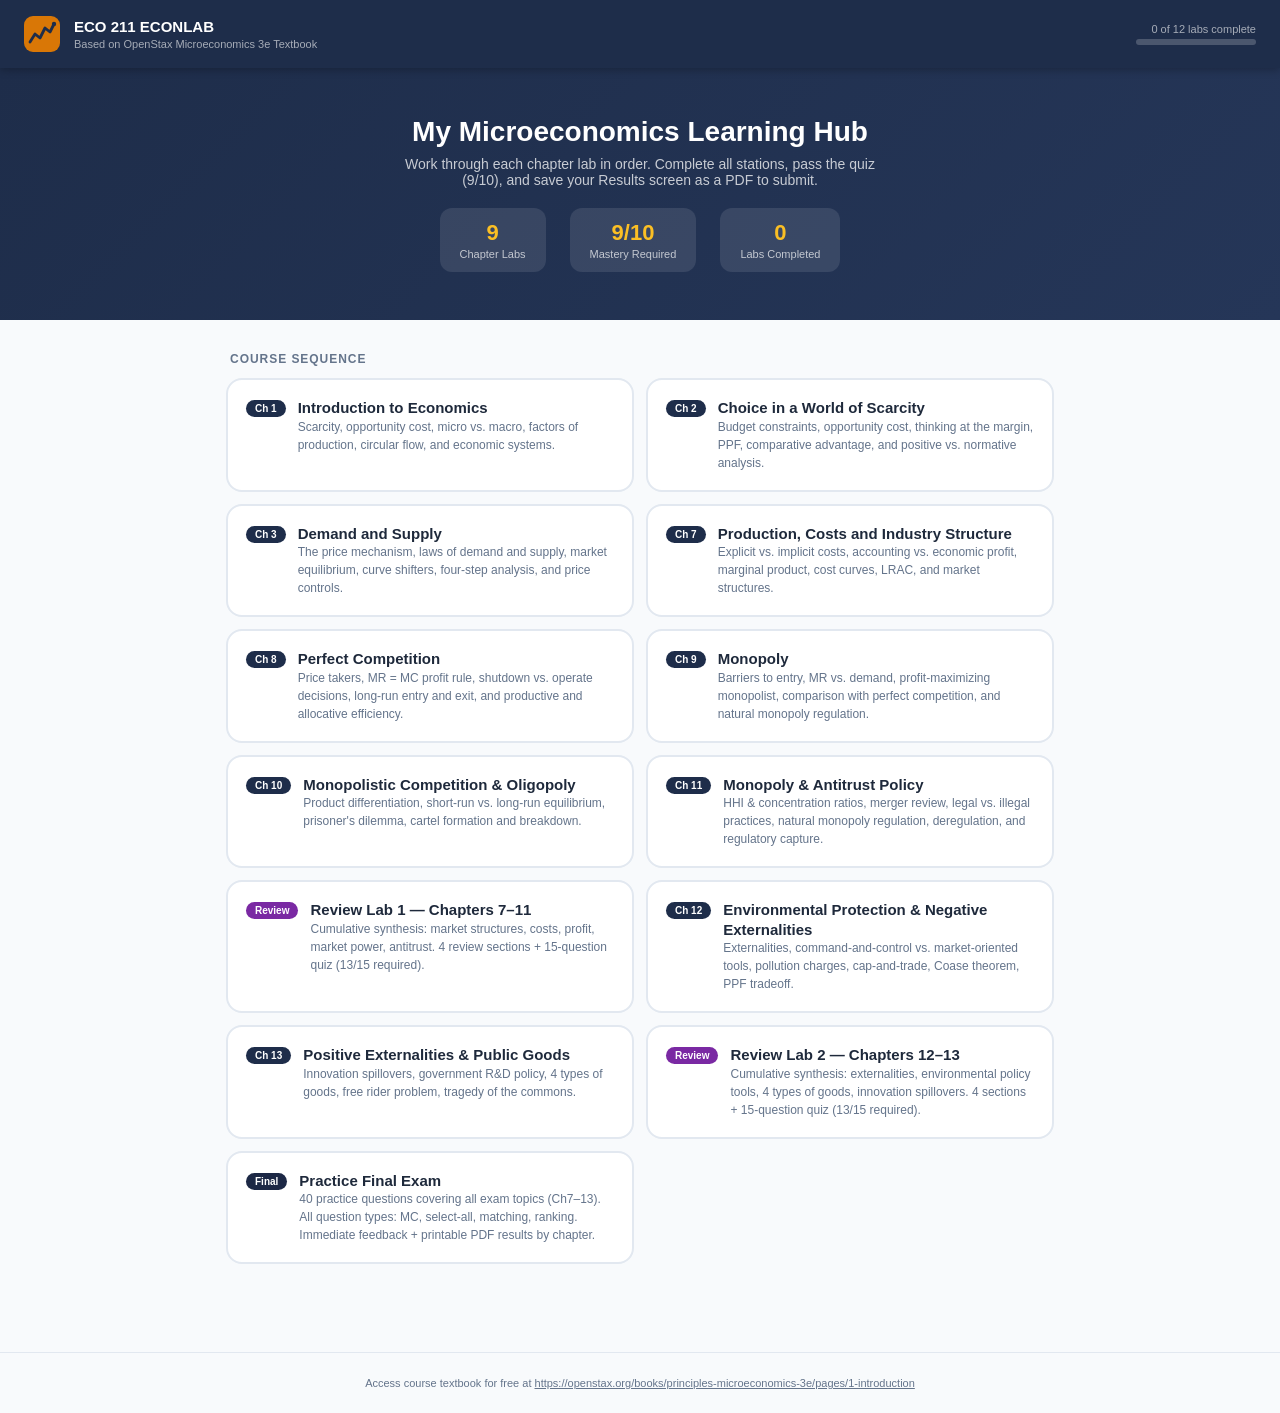
<file: eco211-hub/index.html>
<!DOCTYPE html>
<html lang="en">
<head>
  <meta charset="UTF-8" />
  <meta name="viewport" content="width=device-width, initial-scale=1.0" />
  <title>ECO 211 ECONLAB — Course Hub</title>
  <style>
    :root { --navy:#1e2d4a; --navy-light:#253658; --amber:#d97706; --amber-light:#fbbf24; --bg:#f8fafc; --card:#ffffff; --border:#e2e8f0; --text:#1e293b; --muted:#64748b; --green:#16a34a; --green-bg:#f0fdf4; --green-border:#86efac; }
    * { box-sizing:border-box; margin:0; padding:0; }
    body { font-family:-apple-system,BlinkMacSystemFont,"Segoe UI",sans-serif; background:var(--bg); color:var(--text); min-height:100vh; }
    .sr-only { position:absolute; width:1px; height:1px; padding:0; margin:-1px; overflow:hidden; clip:rect(0,0,0,0); white-space:nowrap; border:0; }
    .skip-link { position:absolute; top:-100%; left:8px; z-index:9999; background:var(--navy); color:white; padding:8px 16px; border-radius:0 0 8px 8px; font-size:14px; font-weight:600; text-decoration:none; }
    .skip-link:focus { top:0; outline:3px solid var(--amber); outline-offset:2px; }
    :focus-visible { outline:2px solid var(--amber); outline-offset:2px; }
    header { background:var(--navy); color:white; padding:16px 24px; display:flex; align-items:center; gap:14px; position:sticky; top:0; z-index:50; box-shadow:0 2px 8px rgba(0,0,0,0.25); }
    .header-logo { width:36px; height:36px; flex-shrink:0; }
    .header-title { font-size:15px; font-weight:700; line-height:1.2; }
    .header-sub { font-size:11px; opacity:0.6; margin-top:2px; }
    .header-progress { margin-left:auto; text-align:right; }
    .header-progress-label { font-size:11px; opacity:0.6; margin-bottom:4px; }
    .header-bar { width:120px; height:6px; background:rgba(255,255,255,0.2); border-radius:99px; overflow:hidden; }
    .header-bar-fill { height:100%; background:var(--amber-light); border-radius:99px; transition:width 0.5s ease; }
    .hero { background:linear-gradient(135deg,var(--navy) 0%,var(--navy-light) 100%); color:white; padding:48px 24px; text-align:center; }
    .hero h1 { font-size:28px; font-weight:800; margin-bottom:8px; }
    .hero p { font-size:14px; opacity:0.75; max-width:480px; margin:0 auto 20px; }
    .hero-stats { display:flex; gap:24px; justify-content:center; flex-wrap:wrap; }
    .stat { background:rgba(255,255,255,0.1); border-radius:12px; padding:12px 20px; text-align:center; }
    .stat-num { font-size:22px; font-weight:800; color:var(--amber-light); }
    .stat-label { font-size:11px; opacity:0.7; margin-top:2px; }
    main { max-width:860px; margin:0 auto; padding:32px 16px 48px; }
    .section-title { font-size:12px; font-weight:700; text-transform:uppercase; letter-spacing:0.08em; color:var(--muted); margin-bottom:12px; padding-left:4px; }
    .labs-grid { display:grid; grid-template-columns:1fr; gap:12px; margin-bottom:40px; }
    @media (min-width:600px) { .labs-grid { grid-template-columns:1fr 1fr; } }
    .lab-card { background:var(--card); border:2px solid var(--border); border-radius:16px; padding:18px; display:flex; flex-direction:column; gap:10px; transition:border-color 0.15s,box-shadow 0.15s; text-decoration:none; color:inherit; }
    .lab-card:hover { border-color:var(--amber); box-shadow:0 4px 16px rgba(217,119,6,0.12); }
    .lab-card.completed { border-color:var(--green-border); background:var(--green-bg); }
    .lab-card-top { display:flex; align-items:flex-start; gap:12px; }
    .lab-chapter-badge { background:var(--navy); color:white; font-size:10px; font-weight:700; padding:3px 9px; border-radius:99px; white-space:nowrap; flex-shrink:0; margin-top:2px; }
    .lab-card.completed .lab-chapter-badge { background:var(--green); }
    .lab-title { font-size:15px; font-weight:700; color:var(--text); line-height:1.3; }
    .lab-desc { font-size:12px; color:var(--muted); line-height:1.5; }
    .lab-card.coming-soon { opacity:0.55; pointer-events:none; border-style:dashed; }
    .lab-done-badge { display:none; font-size:10px; font-weight:700; color:var(--green); background:var(--green-bg); border:1.5px solid var(--green-border); border-radius:99px; padding:2px 8px; margin-top:6px; width:fit-content; }
    .lab-card.completed .lab-done-badge { display:block; }
    footer { text-align:center; padding:24px; font-size:11px; color:var(--muted); border-top:1px solid var(--border); }
  </style>
</head>
<body>
<a href="#main-content" class="skip-link">Skip to main content</a>

<header role="banner">
  <svg class="header-logo" viewBox="0 0 36 36" fill="none" aria-hidden="true" focusable="false" role="presentation">
    <rect width="36" height="36" rx="9" fill="#d97706"/>
    <path d="M6 26 L11 18 L16 22 L21 12 L26 16 L30 8" stroke="#1e2d4a" stroke-width="2.8" stroke-linecap="round" stroke-linejoin="round"/>
    <circle cx="30" cy="8" r="2.2" fill="#1e2d4a"/>
  </svg>
  <div>
    <div class="header-title">ECO 211 ECONLAB</div>
    <div class="header-sub">Based on OpenStax Microeconomics 3e Textbook</div>
  </div>
  <div class="header-progress">
    <div class="header-progress-label" id="progress-label">0 of 1 labs complete</div>
    <div class="header-bar"><div class="header-bar-fill" id="progress-bar" style="width:0%"></div></div>
  </div>
</header>

<div class="hero">
  <h1>My Microeconomics Learning Hub</h1>
  <p>Work through each chapter lab in order. Complete all stations, pass the quiz (9/10), and save your Results screen as a PDF to submit.</p>
  <div class="hero-stats">
    <div class="stat"><div class="stat-num">9</div><div class="stat-label">Chapter Labs</div></div>
    <div class="stat"><div class="stat-num">9/10</div><div class="stat-label">Mastery Required</div></div>
    <div class="stat"><div class="stat-num" id="stat-complete">0</div><div class="stat-label">Labs Completed</div></div>
  </div>
</div>

<main id="main-content">
  <div class="section-title">Course Sequence</div>
  <div class="labs-grid" id="labs-grid" role="list" aria-label="Course lab directory">

    <a class="lab-card" href="https://www.perplexity.ai/computer/a/eco211-lab-ch1-dist-public-A_3lIPQ_R4K6b8WyAGTqtg"
       target="_blank" data-lab="ch1" role="listitem"
       aria-label="Launch Chapter 1: Introduction to Economics (opens in new tab)">
      <div class="lab-card-top">
        <span class="lab-chapter-badge">Ch 1</span>
        <div>
          <div class="lab-title">Introduction to Economics</div>
          <div class="lab-desc">Scarcity, opportunity cost, micro vs. macro, factors of production, circular flow, and economic systems.</div>
          <div class="lab-done-badge">✓ Completed</div>
        </div>
      </div></a>

    <a class="lab-card" href="https://www.perplexity.ai/computer/a/eco211-lab-ch2-dist-public-uDvLQH5pRJSCHC9EZ5AH1Q"
       target="_blank" data-lab="ch2" role="listitem"
       aria-label="Launch Chapter 2: Choice in a World of Scarcity (opens in new tab)">
      <div class="lab-card-top">
        <span class="lab-chapter-badge">Ch 2</span>
        <div>
          <div class="lab-title">Choice in a World of Scarcity</div>
          <div class="lab-desc">Budget constraints, opportunity cost, thinking at the margin, PPF, comparative advantage, and positive vs. normative analysis.</div>
          <div class="lab-done-badge">✓ Completed</div>
        </div>
      </div></a>

    <a class="lab-card" href="https://www.perplexity.ai/computer/a/eco211-lab-ch3-dist-public-H2lkYeTmRsyX4TljfYhKIA"
       target="_blank" data-lab="ch3" role="listitem"
       aria-label="Launch Chapter 3: Demand and Supply (opens in new tab)">
      <div class="lab-card-top">
        <span class="lab-chapter-badge">Ch 3</span>
        <div>
          <div class="lab-title">Demand and Supply</div>
          <div class="lab-desc">The price mechanism, laws of demand and supply, market equilibrium, curve shifters, four-step analysis, and price controls.</div>
          <div class="lab-done-badge">✓ Completed</div>
        </div>
      </div></a>

    <a class="lab-card" href="https://www.perplexity.ai/computer/a/eco-211-econlab-chapter-7-prod-I7W5TB9zTzmSN_oOKwBt1w"
       target="_blank" data-lab="ch7" role="listitem"
       aria-label="Launch Chapter 7: Production, Costs and Industry Structure (opens in new tab)">
      <div class="lab-card-top">
        <span class="lab-chapter-badge">Ch 7</span>
        <div>
          <div class="lab-title">Production, Costs and Industry Structure</div>
          <div class="lab-desc">Explicit vs. implicit costs, accounting vs. economic profit, marginal product, cost curves, LRAC, and market structures.</div>
          <div class="lab-done-badge">✓ Completed</div>
        </div>
      </div></a>

    <a class="lab-card" href="https://www.perplexity.ai/computer/a/eco-211-econlab-chapter-8-perf-L5HZ.CplT.qzpaqppJodyQ"
       target="_blank" data-lab="ch8" role="listitem"
       aria-label="Launch Chapter 8: Perfect Competition (opens in new tab)">
      <div class="lab-card-top">
        <span class="lab-chapter-badge">Ch 8</span>
        <div>
          <div class="lab-title">Perfect Competition</div>
          <div class="lab-desc">Price takers, MR = MC profit rule, shutdown vs. operate decisions, long-run entry and exit, and productive and allocative efficiency.</div>
          <div class="lab-done-badge">✓ Completed</div>
        </div>
      </div></a>

    <a class="lab-card" href="https://www.perplexity.ai/computer/a/eco-211-econlab-chapter-9-mono-SC_fJzPuQf2KySrUuEZIPA"
       target="_blank" data-lab="ch9" role="listitem"
       aria-label="Launch Chapter 9: Monopoly (opens in new tab)">
      <div class="lab-card-top">
        <span class="lab-chapter-badge">Ch 9</span>
        <div>
          <div class="lab-title">Monopoly</div>
          <div class="lab-desc">Barriers to entry, MR vs. demand, profit-maximizing monopolist, comparison with perfect competition, and natural monopoly regulation.</div>
          <div class="lab-done-badge">✓ Completed</div>
        </div>
      </div></a>

    <a class="lab-card" href="https://www.perplexity.ai/computer/a/eco-211-econlab-chapter-10-mon-Ft_hihT8QZ6VV2ThfYhtBA"
       target="_blank" data-lab="ch10" role="listitem"
       aria-label="Launch Chapter 10: Monopolistic Competition & Oligopoly (opens in new tab)">
      <div class="lab-card-top">
        <span class="lab-chapter-badge">Ch 10</span>
        <div>
          <div class="lab-title">Monopolistic Competition &amp; Oligopoly</div>
          <div class="lab-desc">Product differentiation, short-run vs. long-run equilibrium, prisoner's dilemma, cartel formation and breakdown.</div>
          <div class="lab-done-badge">✓ Completed</div>
        </div>
      </div></a>

    <a class="lab-card" href="https://www.perplexity.ai/computer/a/eco211-lab-ch11-dist-public-LqPsyw5qT429oNaT3Us7oA"
       target="_blank" data-lab="ch11" role="listitem"
       aria-label="Launch Chapter 11: Monopoly and Antitrust Policy (opens in new tab)">
      <div class="lab-card-top">
        <span class="lab-chapter-badge">Ch 11</span>
        <div>
          <div class="lab-title">Monopoly &amp; Antitrust Policy</div>
          <div class="lab-desc">HHI & concentration ratios, merger review, legal vs. illegal practices, natural monopoly regulation, deregulation, and regulatory capture.</div>
          <div class="lab-done-badge">✓ Completed</div>
        </div>
      </div></a>

    <a class="lab-card" href="https://www.perplexity.ai/computer/a/eco211-review-lab2-dist-public-aKh9DrGWS1.EqNT2mnTcfQ"
       target="_blank" data-lab="review1" role="listitem"
       aria-label="Launch Review Lab 1: Chapters 7-11 (opens in new tab)">
      <div class="lab-card-top">
        <span class="lab-chapter-badge" style="background:hsl(280,60%,40%)">Review</span>
        <div>
          <div class="lab-title">Review Lab 1 — Chapters 7–11</div>
          <div class="lab-desc">Cumulative synthesis: market structures, costs, profit, market power, antitrust. 4 review sections + 15-question quiz (13/15 required).</div>
          <div class="lab-done-badge">✓ Completed</div>
        </div>
      </div></a>

    <a class="lab-card" href="https://www.perplexity.ai/computer/a/eco-211-econlab-chapter-12-env-llSXKEfuTbeo3pTnFrR0rw"
       target="_blank" data-lab="ch12" role="listitem"
       aria-label="Launch Chapter 12: Environmental Protection (opens in new tab)">
      <div class="lab-card-top">
        <span class="lab-chapter-badge">Ch 12</span>
        <div>
          <div class="lab-title">Environmental Protection &amp; Negative Externalities</div>
          <div class="lab-desc">Externalities, command-and-control vs. market-oriented tools, pollution charges, cap-and-trade, Coase theorem, PPF tradeoff.</div>
          <div class="lab-done-badge">✓ Completed</div>
        </div>
      </div></a>

    <a class="lab-card" href="https://www.perplexity.ai/computer/a/eco-211-econlab-chapter-13-pos-Qi.j4AUqTXC0S8ykGM9lkw"
       target="_blank" data-lab="ch13" role="listitem"
       aria-label="Launch Chapter 13: Positive Externalities & Public Goods (opens in new tab)">
      <div class="lab-card-top">
        <span class="lab-chapter-badge">Ch 13</span>
        <div>
          <div class="lab-title">Positive Externalities &amp; Public Goods</div>
          <div class="lab-desc">Innovation spillovers, government R&amp;D policy, 4 types of goods, free rider problem, tragedy of the commons.</div>
          <div class="lab-done-badge">✓ Completed</div>
        </div>
      </div></a>

    <a class="lab-card" href="https://www.perplexity.ai/computer/a/eco211-review-lab3-dist-public-JNEJ.tDURW2vrnlwT1JUSg"
       target="_blank" data-lab="review2" role="listitem"
       aria-label="Launch Review Lab 2: Chapters 12-13 (opens in new tab)">
      <div class="lab-card-top">
        <span class="lab-chapter-badge" style="background:hsl(280,60%,40%)">Review</span>
        <div>
          <div class="lab-title">Review Lab 2 — Chapters 12–13</div>
          <div class="lab-desc">Cumulative synthesis: externalities, environmental policy tools, 4 types of goods, innovation spillovers. 4 sections + 15-question quiz (13/15 required).</div>
          <div class="lab-done-badge">✓ Completed</div>
        </div>
      </div></a>

    <a class="lab-card" href="https://www.perplexity.ai/computer/a/eco-211-practice-final-exam-wL4BuH_hSD6Zl7IMffqEIg"
       target="_blank" data-lab="practicefinal" role="listitem"
       aria-label="Launch ECO 211 Practice Final Exam (opens in new tab)">
      <div class="lab-card-top">
        <span class="lab-chapter-badge" style="background:hsl(222,42%,19%)">Final</span>
        <div>
          <div class="lab-title">Practice Final Exam</div>
          <div class="lab-desc">40 practice questions covering all exam topics (Ch7–13). All question types: MC, select-all, matching, ranking. Immediate feedback + printable PDF results by chapter.</div>
          <div class="lab-done-badge">✓ Completed</div>
        </div>
      </div></a>

  </div>
</main>

<footer role="contentinfo">Access course textbook for free at <a href="https://openstax.org/books/principles-microeconomics-3e/pages/1-introduction" target="_blank" rel="noopener noreferrer" style="color:inherit;text-decoration:underline;">https://openstax.org/books/principles-microeconomics-3e/pages/1-introduction</a></footer>

<script>
  const LABS = ['ch1','ch2','ch3','ch7','ch8','ch9','ch10','ch11','review1','ch12','ch13','review2'];
  const TOTAL = LABS.length;

  // Ch1 and Ch2 store a JSON array of completed station IDs; done when 'quiz' is present
  const ARRAY_LABS = new Set(['ch1','ch2','ch3']);

  function getCompleted() {
    const done = [];
    LABS.forEach(function(lab) {
      try {
        var val = localStorage.getItem('econlab211_done_' + lab);
        if (!val) return;
        if (ARRAY_LABS.has(lab)) {
          var arr = JSON.parse(val);
          if (Array.isArray(arr) && arr.indexOf('quiz') !== -1) done.push(lab);
        } else {
          if (val === 'true') done.push(lab);
        }
      } catch(e) {}
    });
    return done;
  }

  function updateUI() {
    const completed = getCompleted();
    const count = completed.length;
    document.getElementById('progress-label').textContent = count + ' of ' + TOTAL + ' labs complete';
    document.getElementById('progress-bar').style.width = (count / TOTAL * 100) + '%';
    document.getElementById('stat-complete').textContent = count;
    LABS.forEach(function(lab) {
      const card = document.querySelector('[data-lab="' + lab + '"]');
      if (!card) return;
      if (completed.indexOf(lab) !== -1) {
        card.classList.add('completed');
      }
    });
  }

  updateUI();
  setInterval(updateUI, 3000);
</script>
</body>
</html>
</file>
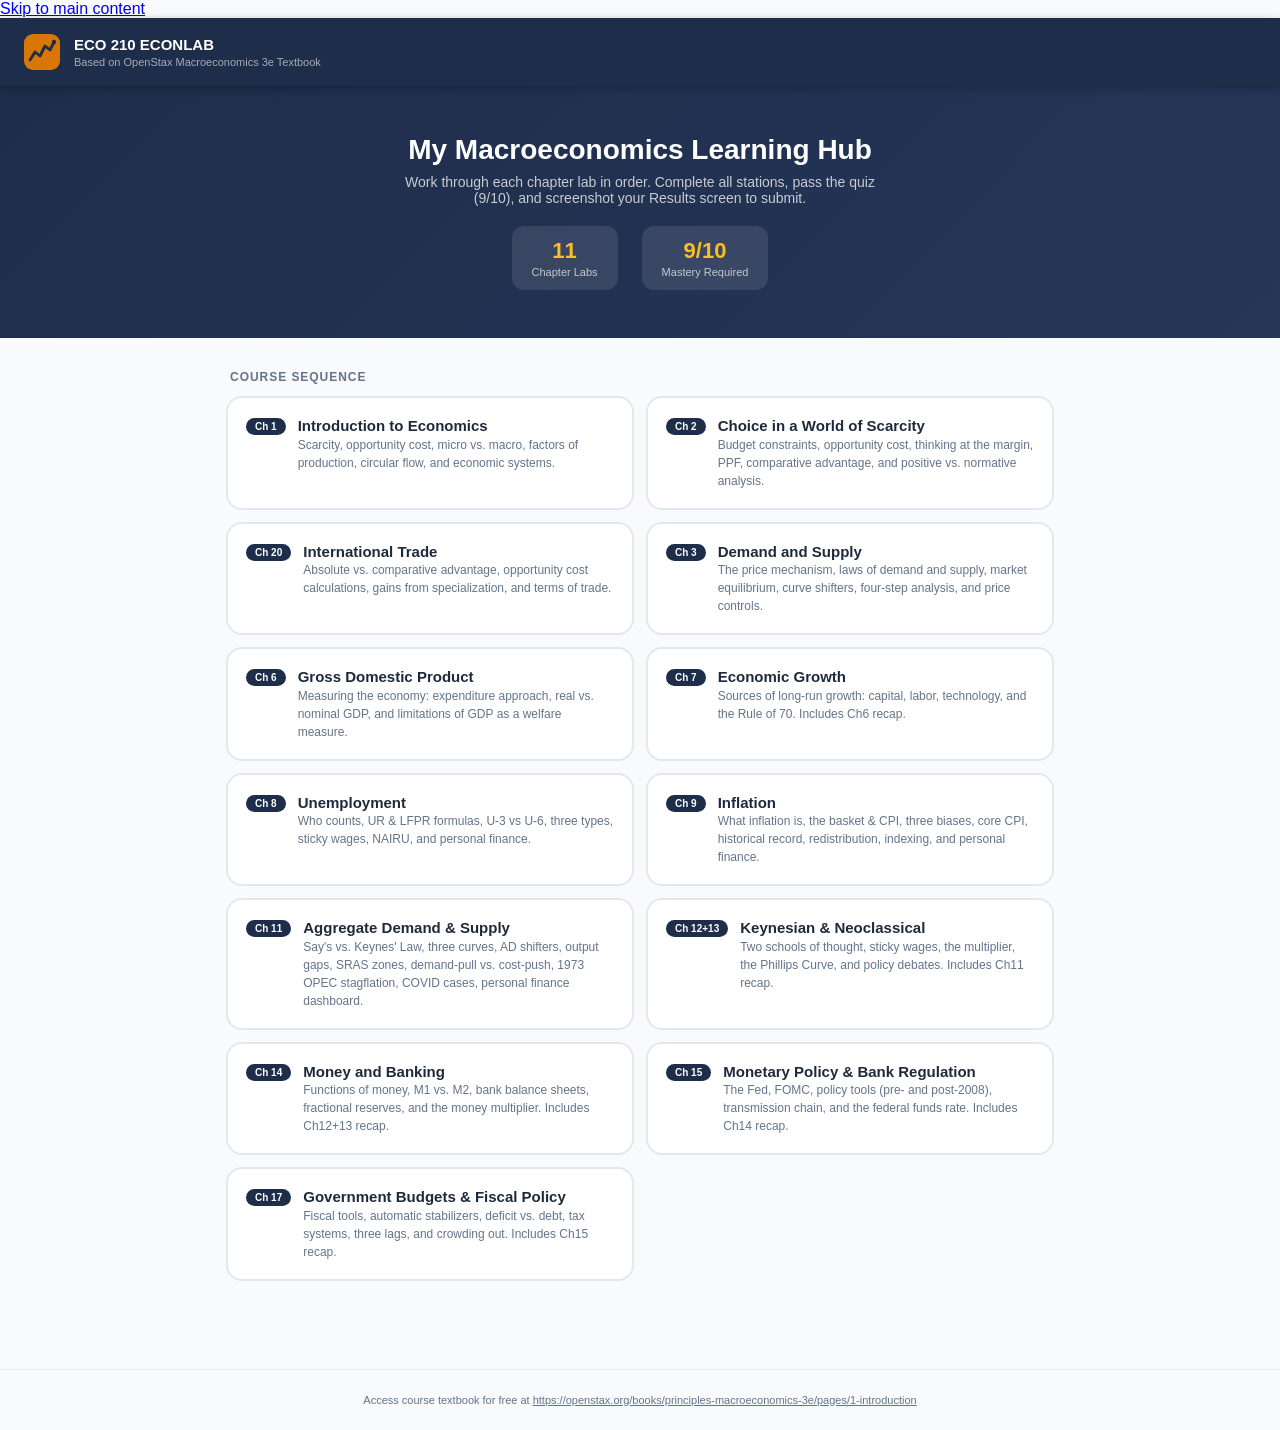
<file: econlab-hub/index.html>
<!DOCTYPE html>
<html lang="en">
<head>
  <meta charset="UTF-8" />
  <meta name="viewport" content="width=device-width, initial-scale=1.0" />
  <title>ECO 210 ECONLAB — Course Hub</title>
  <style>
    :root {
      --navy: #1e2d4a;
      --navy-light: #253658;
      --amber: #d97706;
      --amber-light: #fbbf24;
      --bg: #f8fafc;
      --card: #ffffff;
      --border: #e2e8f0;
      --text: #1e293b;
      --muted: #64748b;
      --green: #16a34a;
      --green-bg: #f0fdf4;
      --green-border: #86efac;
    }
    * { box-sizing: border-box; margin: 0; padding: 0; }
    body { font-family: -apple-system, BlinkMacSystemFont, "Segoe UI", sans-serif; background: var(--bg); color: var(--text); min-height: 100vh; }

    /* Header */
    header { background: var(--navy); color: white; padding: 16px 24px; display: flex; align-items: center; gap: 14px; position: sticky; top: 0; z-index: 50; box-shadow: 0 2px 8px rgba(0,0,0,0.25); }
    .header-logo { width: 36px; height: 36px; flex-shrink: 0; }
    .header-title { font-size: 15px; font-weight: 700; line-height: 1.2; }
    .header-sub { font-size: 11px; opacity: 0.6; margin-top: 2px; }


    /* Hero */
    .hero { background: linear-gradient(135deg, var(--navy) 0%, var(--navy-light) 100%); color: white; padding: 48px 24px; text-align: center; }
    .hero h1 { font-size: 28px; font-weight: 800; margin-bottom: 8px; }
    .hero p { font-size: 14px; opacity: 0.75; max-width: 480px; margin: 0 auto 20px; }
    .hero-stats { display: flex; gap: 24px; justify-content: center; flex-wrap: wrap; }
    .stat { background: rgba(255,255,255,0.1); border-radius: 12px; padding: 12px 20px; text-align: center; }
    .stat-num { font-size: 22px; font-weight: 800; color: var(--amber-light); }
    .stat-label { font-size: 11px; opacity: 0.7; margin-top: 2px; }

    /* Main grid */
    main { max-width: 860px; margin: 0 auto; padding: 32px 16px 48px; }
    .section-title { font-size: 12px; font-weight: 700; text-transform: uppercase; letter-spacing: 0.08em; color: var(--muted); margin-bottom: 12px; padding-left: 4px; }

    /* Chapter cards */
    .labs-grid { display: grid; grid-template-columns: 1fr; gap: 12px; margin-bottom: 40px; }
    @media (min-width: 600px) { .labs-grid { grid-template-columns: 1fr 1fr; } }

    .lab-card { background: var(--card); border: 2px solid var(--border); border-radius: 16px; padding: 18px; display: flex; flex-direction: column; gap: 10px; transition: border-color 0.15s, box-shadow 0.15s; text-decoration: none; color: inherit; }
    .lab-card:hover { border-color: var(--amber); box-shadow: 0 4px 16px rgba(217,119,6,0.12); }
    .lab-card-top { display: flex; align-items: flex-start; gap: 12px; }
    .lab-chapter-badge { background: var(--navy); color: white; font-size: 10px; font-weight: 700; padding: 3px 9px; border-radius: 99px; white-space: nowrap; flex-shrink: 0; margin-top: 2px; }
    .lab-title { font-size: 15px; font-weight: 700; color: var(--text); line-height: 1.3; }
    .lab-desc { font-size: 12px; color: var(--muted); line-height: 1.5; }
    .lab-stations { font-size: 11px; color: var(--muted); display: flex; align-items: center; gap-: 4px; }
    /* Coming soon cards */
    .lab-card.coming-soon { opacity: 0.55; pointer-events: none; border-style: dashed; }

    /* Footer */
    footer { text-align: center; padding: 24px; font-size: 11px; color: var(--muted); border-top: 1px solid var(--border); }
  </style>
</head>
<body>

<a href="#main-content" class="skip-link">Skip to main content</a>
<header role="banner">
  <svg class="header-logo" viewBox="0 0 36 36" fill="none" aria-hidden="true" focusable="false" role="presentation">
    <rect width="36" height="36" rx="9" fill="#d97706"/>
    <path d="M6 26 L11 18 L16 22 L21 12 L26 16 L30 8" stroke="#1e2d4a" stroke-width="2.8" stroke-linecap="round" stroke-linejoin="round"/>
    <circle cx="30" cy="8" r="2.2" fill="#1e2d4a"/>
  </svg>
  <div>
    <div class="header-title">ECO 210 ECONLAB</div>
    <div class="header-sub">Based on OpenStax Macroeconomics 3e Textbook</div>
  </div>
  </div>
</header>

<div class="hero">
  <h1>My Macroeconomics Learning Hub</h1>
  <p>Work through each chapter lab in order. Complete all stations, pass the quiz (9/10), and screenshot your Results screen to submit.</p>
  <div class="hero-stats">
    <div class="stat"><div class="stat-num">11</div><div class="stat-label">Chapter Labs</div></div>
    <div class="stat"><div class="stat-num">9/10</div><div class="stat-label">Mastery Required</div></div>

  </div>
</div>

<main id="main-content" role="main">
  <div class="section-title">Course Sequence</div>
  <div class="labs-grid" id="labs-grid" role="list" aria-label="Course lab directory">

    <a class="lab-card" role="listitem" href="https://www.perplexity.ai/computer/a/eco210-lab-ch1-dist-public-xUGKV9_3Q0KToOAmM0Is4Q" data-lab="ch1">
      <div class="lab-card-top">
        <span class="lab-chapter-badge">Ch 1</span>
        <div>
          <div class="lab-title">Introduction to Economics</div>
          <div class="lab-desc">Scarcity, opportunity cost, micro vs. macro, factors of production, circular flow, and economic systems.</div>
        </div>
      </div></a>

    <a class="lab-card" role="listitem" href="https://www.perplexity.ai/computer/a/eco210-lab-ch2-dist-public-fMAQMZB3RcmzySXEMEwKHw" data-lab="ch2">
      <div class="lab-card-top">
        <span class="lab-chapter-badge">Ch 2</span>
        <div>
          <div class="lab-title">Choice in a World of Scarcity</div>
          <div class="lab-desc">Budget constraints, opportunity cost, thinking at the margin, PPF, comparative advantage, and positive vs. normative analysis.</div>
        </div>
      </div></a>

    <a class="lab-card" role="listitem" href="https://www.perplexity.ai/computer/a/eco210-lab-ch20-dist-public-kYVTacp7Sq2T.oUK8MW8_w" data-lab="ch20">
      <div class="lab-card-top">
        <span class="lab-chapter-badge">Ch 20</span>
        <div>
          <div class="lab-title">International Trade</div>
          <div class="lab-desc">Absolute vs. comparative advantage, opportunity cost calculations, gains from specialization, and terms of trade.</div>
        </div>
      </div></a>

    <a class="lab-card" role="listitem" href="https://www.perplexity.ai/computer/a/eco210-lab-ch3-dist-public-azbFrz85TgaQxtlRUA8HFg" data-lab="ch3">
      <div class="lab-card-top">
        <span class="lab-chapter-badge">Ch 3</span>
        <div>
          <div class="lab-title">Demand and Supply</div>
          <div class="lab-desc">The price mechanism, laws of demand and supply, market equilibrium, curve shifters, four-step analysis, and price controls.</div>
        </div>
      </div></a>

    <a class="lab-card" role="listitem" href="https://www.perplexity.ai/computer/a/eco210-lab-ch6-redo-dist-publi-J6QzkvxBSmS_kQMZsSs1_w" data-lab="ch6">
      <div class="lab-card-top">
        <span class="lab-chapter-badge">Ch 6</span>
        <div>
          <div class="lab-title">Gross Domestic Product</div>
          <div class="lab-desc">Measuring the economy: expenditure approach, real vs. nominal GDP, and limitations of GDP as a welfare measure.</div>
        </div>
      </div></a>

    <a class="lab-card" role="listitem" href="https://www.perplexity.ai/computer/a/eco210-lab-ch7-dist-public-ItUx3bX9Rgmtxoj7TNgm8g" data-lab="ch7">
      <div class="lab-card-top">
        <span class="lab-chapter-badge">Ch 7</span>
        <div>
          <div class="lab-title">Economic Growth</div>
          <div class="lab-desc">Sources of long-run growth: capital, labor, technology, and the Rule of 70. Includes Ch6 recap.</div>
        </div>
      </div></a>

    <a class="lab-card" role="listitem" href="https://www.perplexity.ai/computer/a/eco210-lab-ch8-dist-public-qmdvHOj4S_m4MbkeN3Z0.g" data-lab="ch8">
      <div class="lab-card-top">
        <span class="lab-chapter-badge">Ch 8</span>
        <div>
          <div class="lab-title">Unemployment</div>
          <div class="lab-desc">Who counts, UR &amp; LFPR formulas, U-3 vs U-6, three types, sticky wages, NAIRU, and personal finance.</div>
        </div>
      </div></a>

    <a class="lab-card" role="listitem" href="https://www.perplexity.ai/computer/a/eco210-lab-ch9-dist-public-GeXAHtXCR0a57jSQdvpGEA" data-lab="ch9">
      <div class="lab-card-top">
        <span class="lab-chapter-badge">Ch 9</span>
        <div>
          <div class="lab-title">Inflation</div>
          <div class="lab-desc">What inflation is, the basket &amp; CPI, three biases, core CPI, historical record, redistribution, indexing, and personal finance.</div>
        </div>
      </div></a>

    <a class="lab-card" role="listitem" href="https://www.perplexity.ai/computer/a/eco210-lab-ch11-dist-public-uI__xQhYTXyA91Cdo7E8sw" data-lab="ch11">
      <div class="lab-card-top">
        <span class="lab-chapter-badge">Ch 11</span>
        <div>
          <div class="lab-title">Aggregate Demand &amp; Supply</div>
          <div class="lab-desc">Say's vs. Keynes' Law, three curves, AD shifters, output gaps, SRAS zones, demand-pull vs. cost-push, 1973 OPEC stagflation, COVID cases, personal finance dashboard.</div>
        </div>
      </div></a>

    <a class="lab-card" role="listitem" href="https://www.perplexity.ai/computer/a/eco210-lab-ch1213-dist-public-s81VzSryT4Klf7HI1V1Czg" data-lab="ch1213">
      <div class="lab-card-top">
        <span class="lab-chapter-badge">Ch 12+13</span>
        <div>
          <div class="lab-title">Keynesian &amp; Neoclassical</div>
          <div class="lab-desc">Two schools of thought, sticky wages, the multiplier, the Phillips Curve, and policy debates. Includes Ch11 recap.</div>
        </div>
      </div></a>

    <a class="lab-card" role="listitem" href="https://www.perplexity.ai/computer/a/eco210-lab-ch14-dist-public-L.sqReEQQTWU.MU3eAaUkw" data-lab="ch14">
      <div class="lab-card-top">
        <span class="lab-chapter-badge">Ch 14</span>
        <div>
          <div class="lab-title">Money and Banking</div>
          <div class="lab-desc">Functions of money, M1 vs. M2, bank balance sheets, fractional reserves, and the money multiplier. Includes Ch12+13 recap.</div>
        </div>
      </div></a>

    <a class="lab-card" role="listitem" href="https://www.perplexity.ai/computer/a/eco210-lab-ch15-new-dist-publi-PNI6Hgs9RgOMKNEFYzo4EQ" data-lab="ch15">
      <div class="lab-card-top">
        <span class="lab-chapter-badge">Ch 15</span>
        <div>
          <div class="lab-title">Monetary Policy &amp; Bank Regulation</div>
          <div class="lab-desc">The Fed, FOMC, policy tools (pre- and post-2008), transmission chain, and the federal funds rate. Includes Ch14 recap.</div>
        </div>
      </div></a>

    <a class="lab-card" role="listitem" href="https://www.perplexity.ai/computer/a/eco210-lab-ch17-new-dist-publi-HUACXnC4RWK2jIqZjmpSjw" data-lab="ch17">
      <div class="lab-card-top">
        <span class="lab-chapter-badge">Ch 17</span>
        <div>
          <div class="lab-title">Government Budgets &amp; Fiscal Policy</div>
          <div class="lab-desc">Fiscal tools, automatic stabilizers, deficit vs. debt, tax systems, three lags, and crowding out. Includes Ch15 recap.</div>
        </div>
      </div></a>


  </div><!-- end labs-grid -->
</main>


<footer role="contentinfo">Access course textbook for free at <a href="https://openstax.org/books/principles-macroeconomics-3e/pages/1-introduction" style="color:inherit;text-decoration:underline;">https://openstax.org/books/principles-macroeconomics-3e/pages/1-introduction</a></footer>
</body>
</html>
</file>
